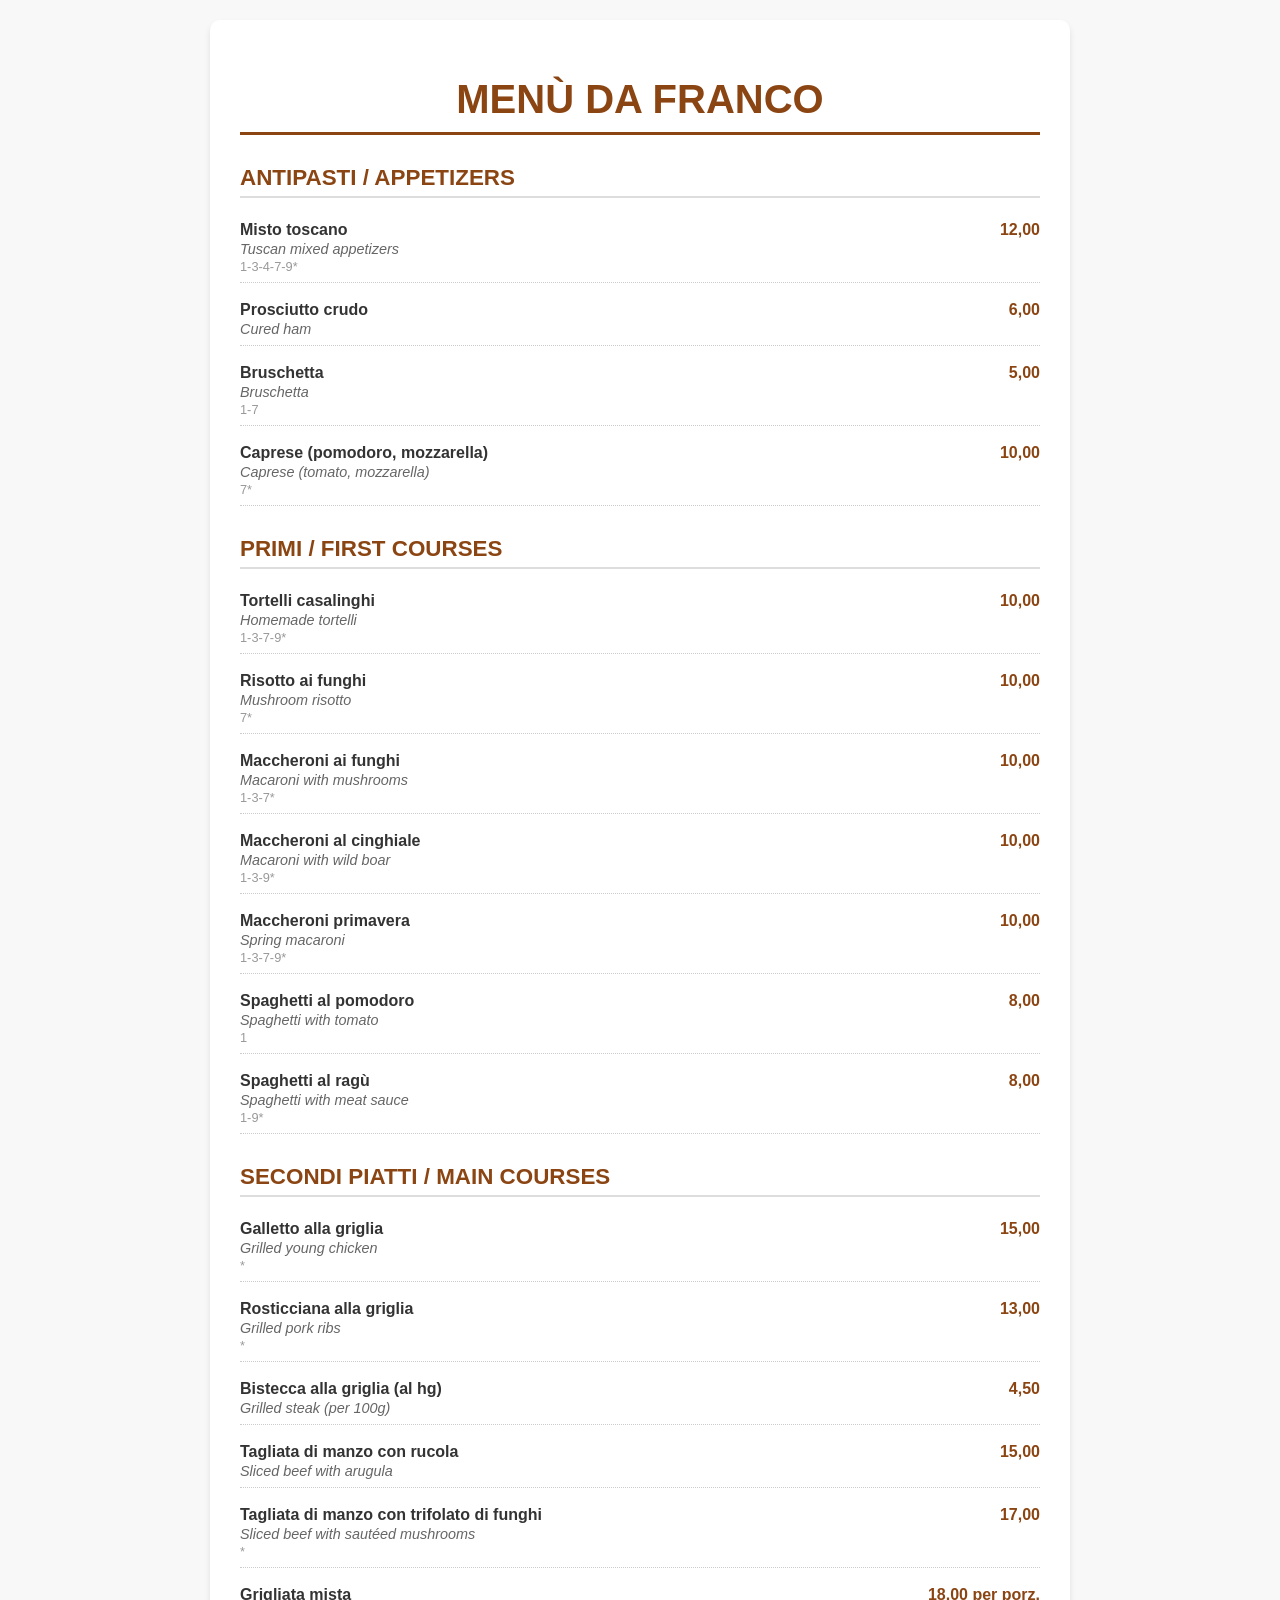
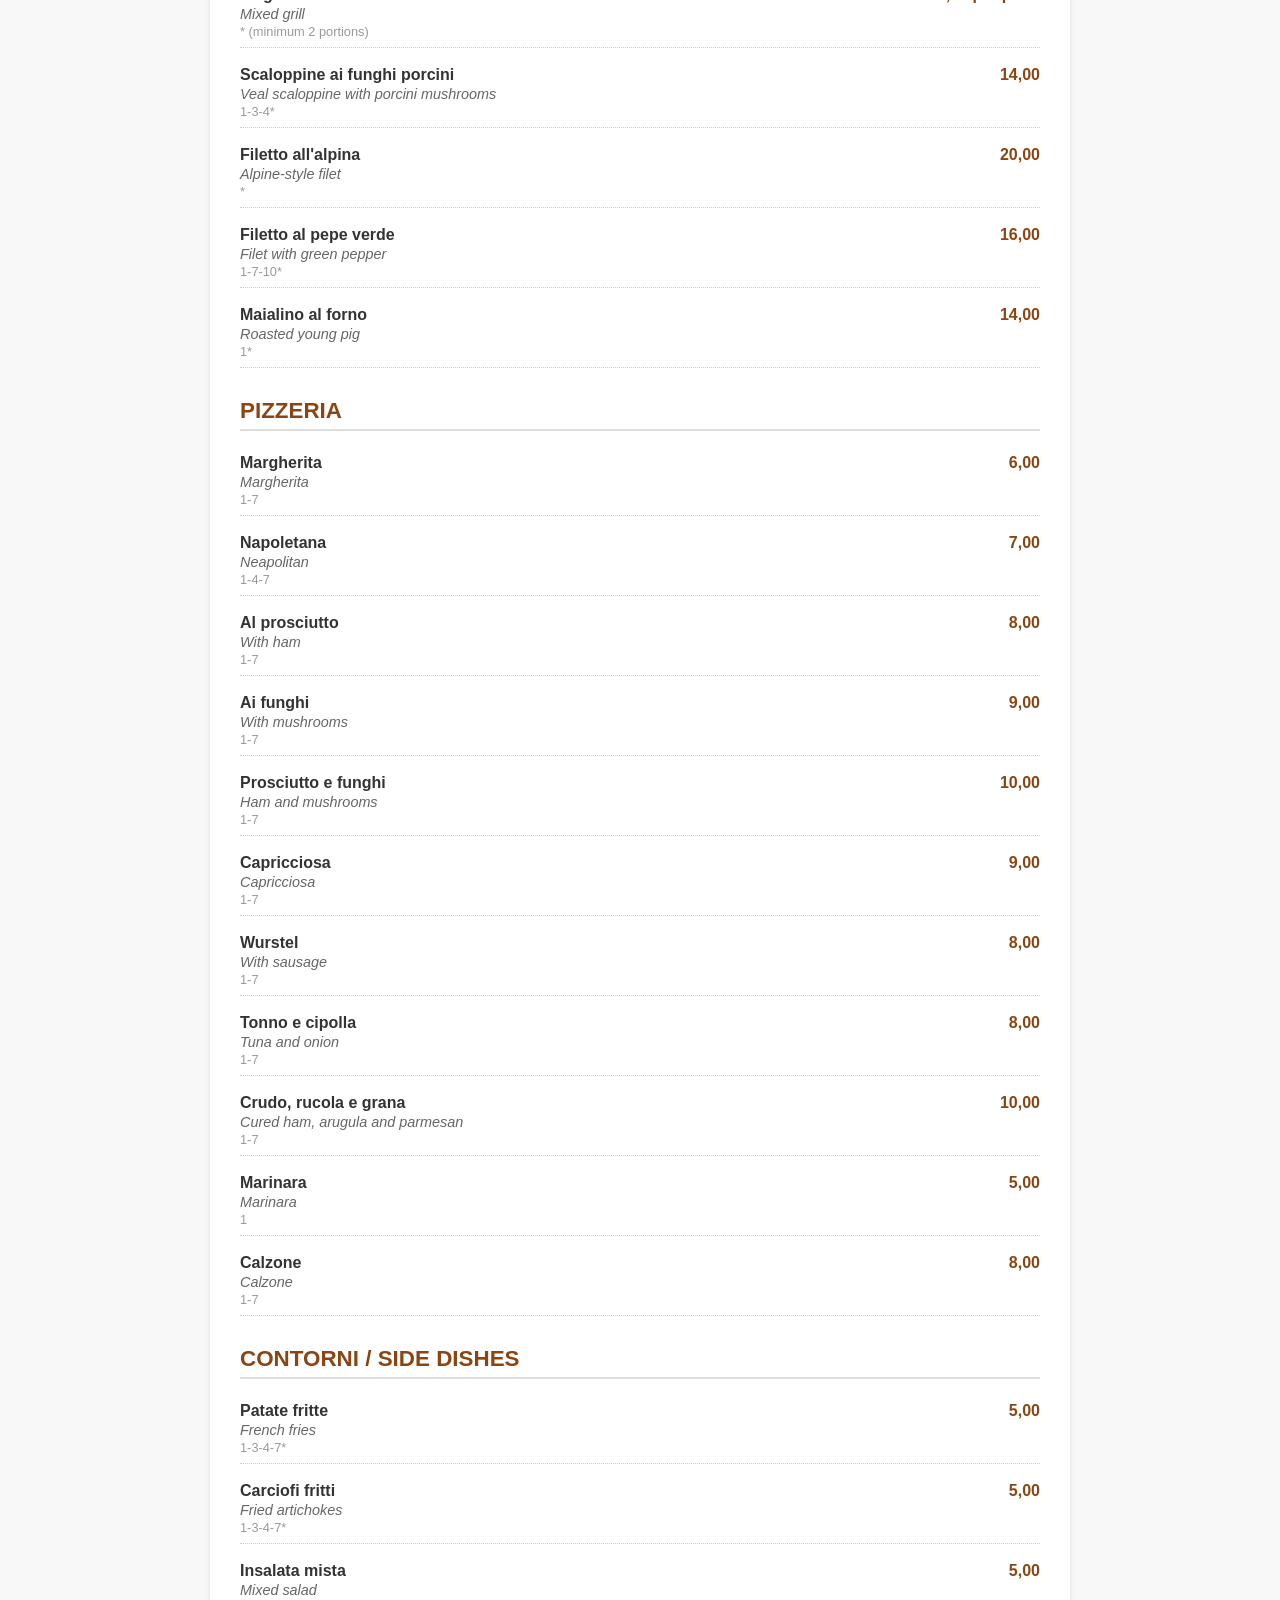
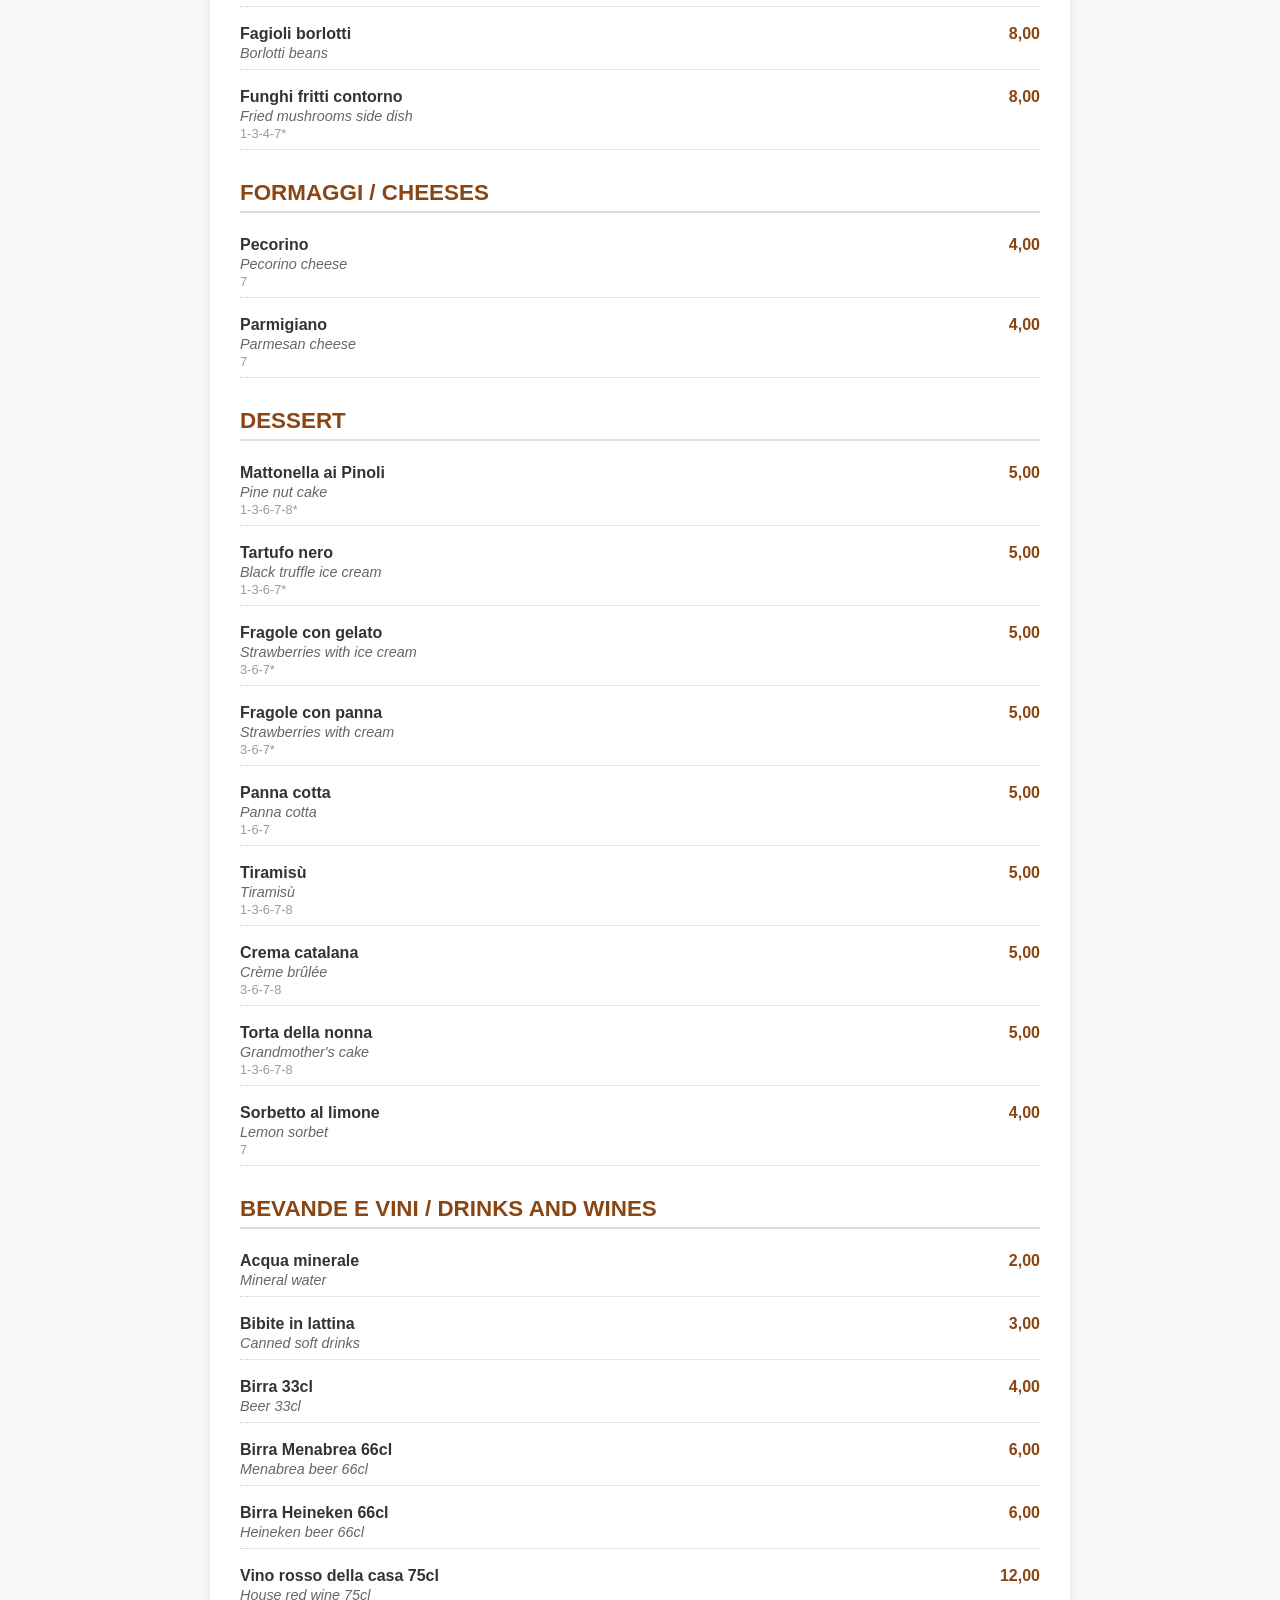
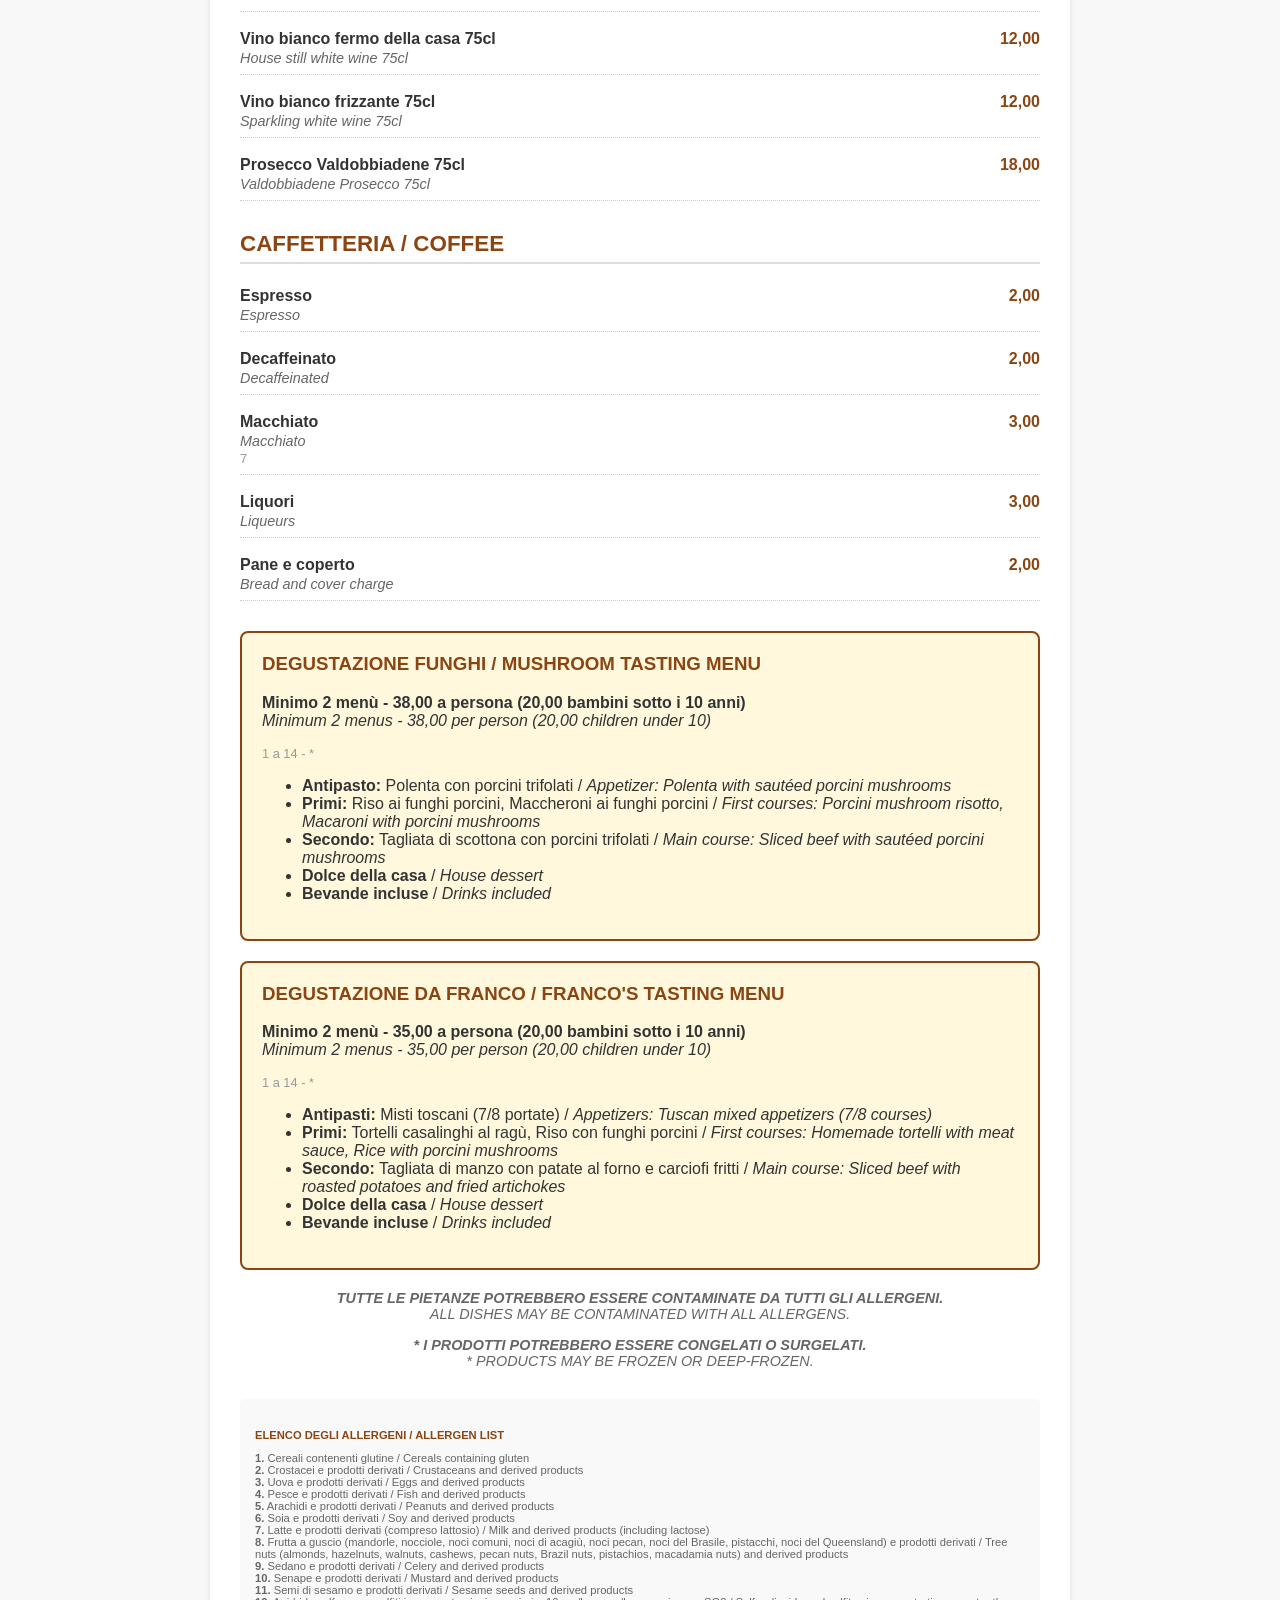
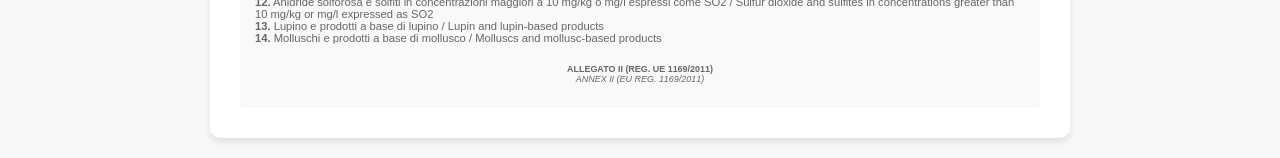
<file: menu/menu.html>
<!DOCTYPE html>
<html lang="it">
<head>
    <meta charset="UTF-8">
    <meta name="viewport" content="width=device-width, initial-scale=1.0">
    <!-- Google tag (gtag.js) -->
    <script async src="https://www.googletagmanager.com/gtag/js?id=G-K4MWE92EE0"></script>
    <script>
        window.dataLayer = window.dataLayer || [];
        function gtag(){dataLayer.push(arguments);}
        gtag('js', new Date());
        gtag('config', 'G-K4MWE92EE0');
    </script>
    <title>Menù Da Franco - Italiano/English</title>
    <style>
        body {
            font-family: Arial, sans-serif;
            margin: 20px;
            background-color: #f8f8f8;
            color: #333;
        }
        .menu-container {
            max-width: 800px;
            margin: 0 auto;
            background: white;
            padding: 30px;
            border-radius: 10px;
            box-shadow: 0 4px 6px rgba(0,0,0,0.1);
        }
        h1 {
            text-align: center;
            color: #8B4513;
            font-size: 2.5em;
            margin-bottom: 30px;
            border-bottom: 3px solid #8B4513;
            padding-bottom: 10px;
        }
        .section {
            margin-bottom: 30px;
        }
        .section-title {
            font-size: 1.4em;
            font-weight: bold;
            color: #8B4513;
            margin-bottom: 15px;
            border-bottom: 2px solid #ddd;
            padding-bottom: 5px;
        }
        .menu-item {
            display: flex;
            justify-content: space-between;
            align-items: flex-start;
            margin-bottom: 10px;
            padding: 8px 0;
            border-bottom: 1px dotted #ccc;
        }
        .item-name {
            flex: 1;
            margin-right: 10px;
        }
        .italian {
            font-weight: bold;
            color: #333;
        }
        .english {
            font-style: italic;
            color: #666;
            font-size: 0.9em;
            margin-top: 2px;
        }
        .allergens {
            color: #999;
            font-size: 0.8em;
            margin-top: 2px;
        }
        .price {
            font-weight: bold;
            color: #8B4513;
            min-width: 60px;
            text-align: right;
        }
        .special-menu {
            background-color: #fff8dc;
            padding: 20px;
            border-radius: 8px;
            border: 2px solid #8B4513;
            margin: 20px 0;
        }
        .special-menu h3 {
            color: #8B4513;
            margin-top: 0;
        }
        .allergen-list {
            font-size: 0.7em;
            color: #666;
            margin-top: 30px;
            padding: 15px;
            background-color: #f9f9f9;
            border-radius: 5px;
        }
        .allergen-list h4 {
            color: #8B4513;
            margin-bottom: 10px;
        }
        .note {
            text-align: center;
            font-size: 0.9em;
            color: #666;
            margin: 20px 0;
            font-style: italic;
        }
    </style>
</head>
<body>
    <div class="menu-container">
        <h1>MENÙ DA FRANCO</h1>
        
        <div class="section">
            <div class="section-title">ANTIPASTI / APPETIZERS</div>
            <div class="menu-item">
                <div class="item-name">
                    <div class="italian">Misto toscano</div>
                    <div class="english">Tuscan mixed appetizers</div>
                    <div class="allergens">1-3-4-7-9*</div>
                </div>
                <div class="price">12,00</div>
            </div>
            <div class="menu-item">
                <div class="item-name">
                    <div class="italian">Prosciutto crudo</div>
                    <div class="english">Cured ham</div>
                </div>
                <div class="price">6,00</div>
            </div>
            <div class="menu-item">
                <div class="item-name">
                    <div class="italian">Bruschetta</div>
                    <div class="english">Bruschetta</div>
                    <div class="allergens">1-7</div>
                </div>
                <div class="price">5,00</div>
            </div>
            <div class="menu-item">
                <div class="item-name">
                    <div class="italian">Caprese (pomodoro, mozzarella)</div>
                    <div class="english">Caprese (tomato, mozzarella)</div>
                    <div class="allergens">7*</div>
                </div>
                <div class="price">10,00</div>
            </div>
        </div>

        <div class="section">
            <div class="section-title">PRIMI / FIRST COURSES</div>
            <div class="menu-item">
                <div class="item-name">
                    <div class="italian">Tortelli casalinghi</div>
                    <div class="english">Homemade tortelli</div>
                    <div class="allergens">1-3-7-9*</div>
                </div>
                <div class="price">10,00</div>
            </div>
            <div class="menu-item">
                <div class="item-name">
                    <div class="italian">Risotto ai funghi</div>
                    <div class="english">Mushroom risotto</div>
                    <div class="allergens">7*</div>
                </div>
                <div class="price">10,00</div>
            </div>
            <div class="menu-item">
                <div class="item-name">
                    <div class="italian">Maccheroni ai funghi</div>
                    <div class="english">Macaroni with mushrooms</div>
                    <div class="allergens">1-3-7*</div>
                </div>
                <div class="price">10,00</div>
            </div>
            <div class="menu-item">
                <div class="item-name">
                    <div class="italian">Maccheroni al cinghiale</div>
                    <div class="english">Macaroni with wild boar</div>
                    <div class="allergens">1-3-9*</div>
                </div>
                <div class="price">10,00</div>
            </div>
            <div class="menu-item">
                <div class="item-name">
                    <div class="italian">Maccheroni primavera</div>
                    <div class="english">Spring macaroni</div>
                    <div class="allergens">1-3-7-9*</div>
                </div>
                <div class="price">10,00</div>
            </div>
            <div class="menu-item">
                <div class="item-name">
                    <div class="italian">Spaghetti al pomodoro</div>
                    <div class="english">Spaghetti with tomato</div>
                    <div class="allergens">1</div>
                </div>
                <div class="price">8,00</div>
            </div>
            <div class="menu-item">
                <div class="item-name">
                    <div class="italian">Spaghetti al ragù</div>
                    <div class="english">Spaghetti with meat sauce</div>
                    <div class="allergens">1-9*</div>
                </div>
                <div class="price">8,00</div>
            </div>
        </div>

        <div class="section">
            <div class="section-title">SECONDI PIATTI / MAIN COURSES</div>
            <div class="menu-item">
                <div class="item-name">
                    <div class="italian">Galletto alla griglia</div>
                    <div class="english">Grilled young chicken</div>
                    <div class="allergens">*</div>
                </div>
                <div class="price">15,00</div>
            </div>
            <div class="menu-item">
                <div class="item-name">
                    <div class="italian">Rosticciana alla griglia</div>
                    <div class="english">Grilled pork ribs</div>
                    <div class="allergens">*</div>
                </div>
                <div class="price">13,00</div>
            </div>
            <div class="menu-item">
                <div class="item-name">
                    <div class="italian">Bistecca alla griglia (al hg)</div>
                    <div class="english">Grilled steak (per 100g)</div>
                </div>
                <div class="price">4,50</div>
            </div>
            <div class="menu-item">
                <div class="item-name">
                    <div class="italian">Tagliata di manzo con rucola</div>
                    <div class="english">Sliced beef with arugula</div>
                </div>
                <div class="price">15,00</div>
            </div>
            <div class="menu-item">
                <div class="item-name">
                    <div class="italian">Tagliata di manzo con trifolato di funghi</div>
                    <div class="english">Sliced beef with sautéed mushrooms</div>
                    <div class="allergens">*</div>
                </div>
                <div class="price">17,00</div>
            </div>
            <div class="menu-item">
                <div class="item-name">
                    <div class="italian">Grigliata mista</div>
                    <div class="english">Mixed grill</div>
                    <div class="allergens">* (minimum 2 portions)</div>
                </div>
                <div class="price">18,00 per porz.</div>
            </div>
            <div class="menu-item">
                <div class="item-name">
                    <div class="italian">Scaloppine ai funghi porcini</div>
                    <div class="english">Veal scaloppine with porcini mushrooms</div>
                    <div class="allergens">1-3-4*</div>
                </div>
                <div class="price">14,00</div>
            </div>
            <div class="menu-item">
                <div class="item-name">
                    <div class="italian">Filetto all'alpina</div>
                    <div class="english">Alpine-style filet</div>
                    <div class="allergens">*</div>
                </div>
                <div class="price">20,00</div>
            </div>
            <div class="menu-item">
                <div class="item-name">
                    <div class="italian">Filetto al pepe verde</div>
                    <div class="english">Filet with green pepper</div>
                    <div class="allergens">1-7-10*</div>
                </div>
                <div class="price">16,00</div>
            </div>
            <div class="menu-item">
                <div class="item-name">
                    <div class="italian">Maialino al forno</div>
                    <div class="english">Roasted young pig</div>
                    <div class="allergens">1*</div>
                </div>
                <div class="price">14,00</div>
            </div>
        </div>

        <div class="section">
            <div class="section-title">PIZZERIA</div>
            <div class="menu-item">
                <div class="item-name">
                    <div class="italian">Margherita</div>
                    <div class="english">Margherita</div>
                    <div class="allergens">1-7</div>
                </div>
                <div class="price">6,00</div>
            </div>
            <div class="menu-item">
                <div class="item-name">
                    <div class="italian">Napoletana</div>
                    <div class="english">Neapolitan</div>
                    <div class="allergens">1-4-7</div>
                </div>
                <div class="price">7,00</div>
            </div>
            <div class="menu-item">
                <div class="item-name">
                    <div class="italian">Al prosciutto</div>
                    <div class="english">With ham</div>
                    <div class="allergens">1-7</div>
                </div>
                <div class="price">8,00</div>
            </div>
            <div class="menu-item">
                <div class="item-name">
                    <div class="italian">Ai funghi</div>
                    <div class="english">With mushrooms</div>
                    <div class="allergens">1-7</div>
                </div>
                <div class="price">9,00</div>
            </div>
            <div class="menu-item">
                <div class="item-name">
                    <div class="italian">Prosciutto e funghi</div>
                    <div class="english">Ham and mushrooms</div>
                    <div class="allergens">1-7</div>
                </div>
                <div class="price">10,00</div>
            </div>
            <div class="menu-item">
                <div class="item-name">
                    <div class="italian">Capricciosa</div>
                    <div class="english">Capricciosa</div>
                    <div class="allergens">1-7</div>
                </div>
                <div class="price">9,00</div>
            </div>
            <div class="menu-item">
                <div class="item-name">
                    <div class="italian">Wurstel</div>
                    <div class="english">With sausage</div>
                    <div class="allergens">1-7</div>
                </div>
                <div class="price">8,00</div>
            </div>
            <div class="menu-item">
                <div class="item-name">
                    <div class="italian">Tonno e cipolla</div>
                    <div class="english">Tuna and onion</div>
                    <div class="allergens">1-7</div>
                </div>
                <div class="price">8,00</div>
            </div>
            <div class="menu-item">
                <div class="item-name">
                    <div class="italian">Crudo, rucola e grana</div>
                    <div class="english">Cured ham, arugula and parmesan</div>
                    <div class="allergens">1-7</div>
                </div>
                <div class="price">10,00</div>
            </div>
            <div class="menu-item">
                <div class="item-name">
                    <div class="italian">Marinara</div>
                    <div class="english">Marinara</div>
                    <div class="allergens">1</div>
                </div>
                <div class="price">5,00</div>
            </div>
            <div class="menu-item">
                <div class="item-name">
                    <div class="italian">Calzone</div>
                    <div class="english">Calzone</div>
                    <div class="allergens">1-7</div>
                </div>
                <div class="price">8,00</div>
            </div>
        </div>

        <div class="section">
            <div class="section-title">CONTORNI / SIDE DISHES</div>
            <div class="menu-item">
                <div class="item-name">
                    <div class="italian">Patate fritte</div>
                    <div class="english">French fries</div>
                    <div class="allergens">1-3-4-7*</div>
                </div>
                <div class="price">5,00</div>
            </div>
            <div class="menu-item">
                <div class="item-name">
                    <div class="italian">Carciofi fritti</div>
                    <div class="english">Fried artichokes</div>
                    <div class="allergens">1-3-4-7*</div>
                </div>
                <div class="price">5,00</div>
            </div>
            <div class="menu-item">
                <div class="item-name">
                    <div class="italian">Insalata mista</div>
                    <div class="english">Mixed salad</div>
                </div>
                <div class="price">5,00</div>
            </div>
            <div class="menu-item">
                <div class="item-name">
                    <div class="italian">Fagioli borlotti</div>
                    <div class="english">Borlotti beans</div>
                </div>
                <div class="price">8,00</div>
            </div>
            <div class="menu-item">
                <div class="item-name">
                    <div class="italian">Funghi fritti contorno</div>
                    <div class="english">Fried mushrooms side dish</div>
                    <div class="allergens">1-3-4-7*</div>
                </div>
                <div class="price">8,00</div>
            </div>
        </div>

        <div class="section">
            <div class="section-title">FORMAGGI / CHEESES</div>
            <div class="menu-item">
                <div class="item-name">
                    <div class="italian">Pecorino</div>
                    <div class="english">Pecorino cheese</div>
                    <div class="allergens">7</div>
                </div>
                <div class="price">4,00</div>
            </div>
            <div class="menu-item">
                <div class="item-name">
                    <div class="italian">Parmigiano</div>
                    <div class="english">Parmesan cheese</div>
                    <div class="allergens">7</div>
                </div>
                <div class="price">4,00</div>
            </div>
        </div>

        <div class="section">
            <div class="section-title">DESSERT</div>
            <div class="menu-item">
                <div class="item-name">
                    <div class="italian">Mattonella ai Pinoli</div>
                    <div class="english">Pine nut cake</div>
                    <div class="allergens">1-3-6-7-8*</div>
                </div>
                <div class="price">5,00</div>
            </div>
            <div class="menu-item">
                <div class="item-name">
                    <div class="italian">Tartufo nero</div>
                    <div class="english">Black truffle ice cream</div>
                    <div class="allergens">1-3-6-7*</div>
                </div>
                <div class="price">5,00</div>
            </div>
            <div class="menu-item">
                <div class="item-name">
                    <div class="italian">Fragole con gelato</div>
                    <div class="english">Strawberries with ice cream</div>
                    <div class="allergens">3-6-7*</div>
                </div>
                <div class="price">5,00</div>
            </div>
            <div class="menu-item">
                <div class="item-name">
                    <div class="italian">Fragole con panna</div>
                    <div class="english">Strawberries with cream</div>
                    <div class="allergens">3-6-7*</div>
                </div>
                <div class="price">5,00</div>
            </div>
            <div class="menu-item">
                <div class="item-name">
                    <div class="italian">Panna cotta</div>
                    <div class="english">Panna cotta</div>
                    <div class="allergens">1-6-7</div>
                </div>
                <div class="price">5,00</div>
            </div>
            <div class="menu-item">
                <div class="item-name">
                    <div class="italian">Tiramisù</div>
                    <div class="english">Tiramisù</div>
                    <div class="allergens">1-3-6-7-8</div>
                </div>
                <div class="price">5,00</div>
            </div>
            <div class="menu-item">
                <div class="item-name">
                    <div class="italian">Crema catalana</div>
                    <div class="english">Crème brûlée</div>
                    <div class="allergens">3-6-7-8</div>
                </div>
                <div class="price">5,00</div>
            </div>
            <div class="menu-item">
                <div class="item-name">
                    <div class="italian">Torta della nonna</div>
                    <div class="english">Grandmother's cake</div>
                    <div class="allergens">1-3-6-7-8</div>
                </div>
                <div class="price">5,00</div>
            </div>
            <div class="menu-item">
                <div class="item-name">
                    <div class="italian">Sorbetto al limone</div>
                    <div class="english">Lemon sorbet</div>
                    <div class="allergens">7</div>
                </div>
                <div class="price">4,00</div>
            </div>
        </div>

        <div class="section">
            <div class="section-title">BEVANDE E VINI / DRINKS AND WINES</div>
            <div class="menu-item">
                <div class="item-name">
                    <div class="italian">Acqua minerale</div>
                    <div class="english">Mineral water</div>
                </div>
                <div class="price">2,00</div>
            </div>
            <div class="menu-item">
                <div class="item-name">
                    <div class="italian">Bibite in lattina</div>
                    <div class="english">Canned soft drinks</div>
                </div>
                <div class="price">3,00</div>
            </div>
            <div class="menu-item">
                <div class="item-name">
                    <div class="italian">Birra 33cl</div>
                    <div class="english">Beer 33cl</div>
                </div>
                <div class="price">4,00</div>
            </div>
            <div class="menu-item">
                <div class="item-name">
                    <div class="italian">Birra Menabrea 66cl</div>
                    <div class="english">Menabrea beer 66cl</div>
                </div>
                <div class="price">6,00</div>
            </div>
            <div class="menu-item">
                <div class="item-name">
                    <div class="italian">Birra Heineken 66cl</div>
                    <div class="english">Heineken beer 66cl</div>
                </div>
                <div class="price">6,00</div>
            </div>
            <div class="menu-item">
                <div class="item-name">
                    <div class="italian">Vino rosso della casa 75cl</div>
                    <div class="english">House red wine 75cl</div>
                </div>
                <div class="price">12,00</div>
            </div>
            <div class="menu-item">
                <div class="item-name">
                    <div class="italian">Vino bianco fermo della casa 75cl</div>
                    <div class="english">House still white wine 75cl</div>
                </div>
                <div class="price">12,00</div>
            </div>
            <div class="menu-item">
                <div class="item-name">
                    <div class="italian">Vino bianco frizzante 75cl</div>
                    <div class="english">Sparkling white wine 75cl</div>
                </div>
                <div class="price">12,00</div>
            </div>
            <div class="menu-item">
                <div class="item-name">
                    <div class="italian">Prosecco Valdobbiadene 75cl</div>
                    <div class="english">Valdobbiadene Prosecco 75cl</div>
                </div>
                <div class="price">18,00</div>
            </div>
        </div>

        <div class="section">
            <div class="section-title">CAFFETTERIA / COFFEE</div>
            <div class="menu-item">
                <div class="item-name">
                    <div class="italian">Espresso</div>
                    <div class="english">Espresso</div>
                </div>
                <div class="price">2,00</div>
            </div>
            <div class="menu-item">
                <div class="item-name">
                    <div class="italian">Decaffeinato</div>
                    <div class="english">Decaffeinated</div>
                </div>
                <div class="price">2,00</div>
            </div>
            <div class="menu-item">
                <div class="item-name">
                    <div class="italian">Macchiato</div>
                    <div class="english">Macchiato</div>
                    <div class="allergens">7</div>
                </div>
                <div class="price">3,00</div>
            </div>
            <div class="menu-item">
                <div class="item-name">
                    <div class="italian">Liquori</div>
                    <div class="english">Liqueurs</div>
                </div>
                <div class="price">3,00</div>
            </div>
            <div class="menu-item">
                <div class="item-name">
                    <div class="italian">Pane e coperto</div>
                    <div class="english">Bread and cover charge</div>
                </div>
                <div class="price">2,00</div>
            </div>
        </div>

        <div class="special-menu">
            <h3>DEGUSTAZIONE FUNGHI / MUSHROOM TASTING MENU</h3>
            <p><strong>Minimo 2 menù - 38,00 a persona (20,00 bambini sotto i 10 anni)</strong><br>
            <em>Minimum 2 menus - 38,00 per person (20,00 children under 10)</em></p>
            <div class="allergens">1 a 14 - *</div>
            <ul>
                <li><strong>Antipasto:</strong> Polenta con porcini trifolati / <em>Appetizer: Polenta with sautéed porcini mushrooms</em></li>
                <li><strong>Primi:</strong> Riso ai funghi porcini, Maccheroni ai funghi porcini / <em>First courses: Porcini mushroom risotto, Macaroni with porcini mushrooms</em></li>
                <li><strong>Secondo:</strong> Tagliata di scottona con porcini trifolati / <em>Main course: Sliced beef with sautéed porcini mushrooms</em></li>
                <li><strong>Dolce della casa</strong> / <em>House dessert</em></li>
                <li><strong>Bevande incluse</strong> / <em>Drinks included</em></li>
            </ul>
        </div>

        <div class="special-menu">
            <h3>DEGUSTAZIONE DA FRANCO / FRANCO'S TASTING MENU</h3>
            <p><strong>Minimo 2 menù - 35,00 a persona (20,00 bambini sotto i 10 anni)</strong><br>
            <em>Minimum 2 menus - 35,00 per person (20,00 children under 10)</em></p>
            <div class="allergens">1 a 14 - *</div>
            <ul>
                <li><strong>Antipasti:</strong> Misti toscani (7/8 portate) / <em>Appetizers: Tuscan mixed appetizers (7/8 courses)</em></li>
                <li><strong>Primi:</strong> Tortelli casalinghi al ragù, Riso con funghi porcini / <em>First courses: Homemade tortelli with meat sauce, Rice with porcini mushrooms</em></li>
                <li><strong>Secondo:</strong> Tagliata di manzo con patate al forno e carciofi fritti / <em>Main course: Sliced beef with roasted potatoes and fried artichokes</em></li>
                <li><strong>Dolce della casa</strong> / <em>House dessert</em></li>
                <li><strong>Bevande incluse</strong> / <em>Drinks included</em></li>
            </ul>
        </div>

        <div class="note">
            <p><strong>TUTTE LE PIETANZE POTREBBERO ESSERE CONTAMINATE DA TUTTI GLI ALLERGENI.</strong><br>
            <em>ALL DISHES MAY BE CONTAMINATED WITH ALL ALLERGENS.</em></p>
            <p><strong>* I PRODOTTI POTREBBERO ESSERE CONGELATI O SURGELATI.</strong><br>
            <em>* PRODUCTS MAY BE FROZEN OR DEEP-FROZEN.</em></p>
        </div>

        <div class="allergen-list">
            <h4>ELENCO DEGLI ALLERGENI / ALLERGEN LIST</h4>
            <p><strong>1.</strong> Cereali contenenti glutine / Cereals containing gluten<br>
            <strong>2.</strong> Crostacei e prodotti derivati / Crustaceans and derived products<br>
            <strong>3.</strong> Uova e prodotti derivati / Eggs and derived products<br>
            <strong>4.</strong> Pesce e prodotti derivati / Fish and derived products<br>
            <strong>5.</strong> Arachidi e prodotti derivati / Peanuts and derived products<br>
            <strong>6.</strong> Soia e prodotti derivati / Soy and derived products<br>
            <strong>7.</strong> Latte e prodotti derivati (compreso lattosio) / Milk and derived products (including lactose)<br>
            <strong>8.</strong> Frutta a guscio (mandorle, nocciole, noci comuni, noci di acagiù, noci pecan, noci del Brasile, pistacchi, noci del Queensland) e prodotti derivati / Tree nuts (almonds, hazelnuts, walnuts, cashews, pecan nuts, Brazil nuts, pistachios, macadamia nuts) and derived products<br>
            <strong>9.</strong> Sedano e prodotti derivati / Celery and derived products<br>
            <strong>10.</strong> Senape e prodotti derivati / Mustard and derived products<br>
            <strong>11.</strong> Semi di sesamo e prodotti derivati / Sesame seeds and derived products<br>
            <strong>12.</strong> Anidride solforosa e solfiti in concentrazioni maggiori a 10 mg/kg o mg/l espressi come SO2 / Sulfur dioxide and sulfites in concentrations greater than 10 mg/kg or mg/l expressed as SO2<br>
            <strong>13.</strong> Lupino e prodotti a base di lupino / Lupin and lupin-based products<br>
            <strong>14.</strong> Molluschi e prodotti a base di mollusco / Molluscs and mollusc-based products</p>
            
            <p style="margin-top: 20px; font-size: 0.8em; text-align: center;">
                <strong>ALLEGATO II (REG. UE 1169/2011)</strong><br>
                <em>ANNEX II (EU REG. 1169/2011)</em>
            </p>
        </div>
    </div>
</body>
</html>
</file>
